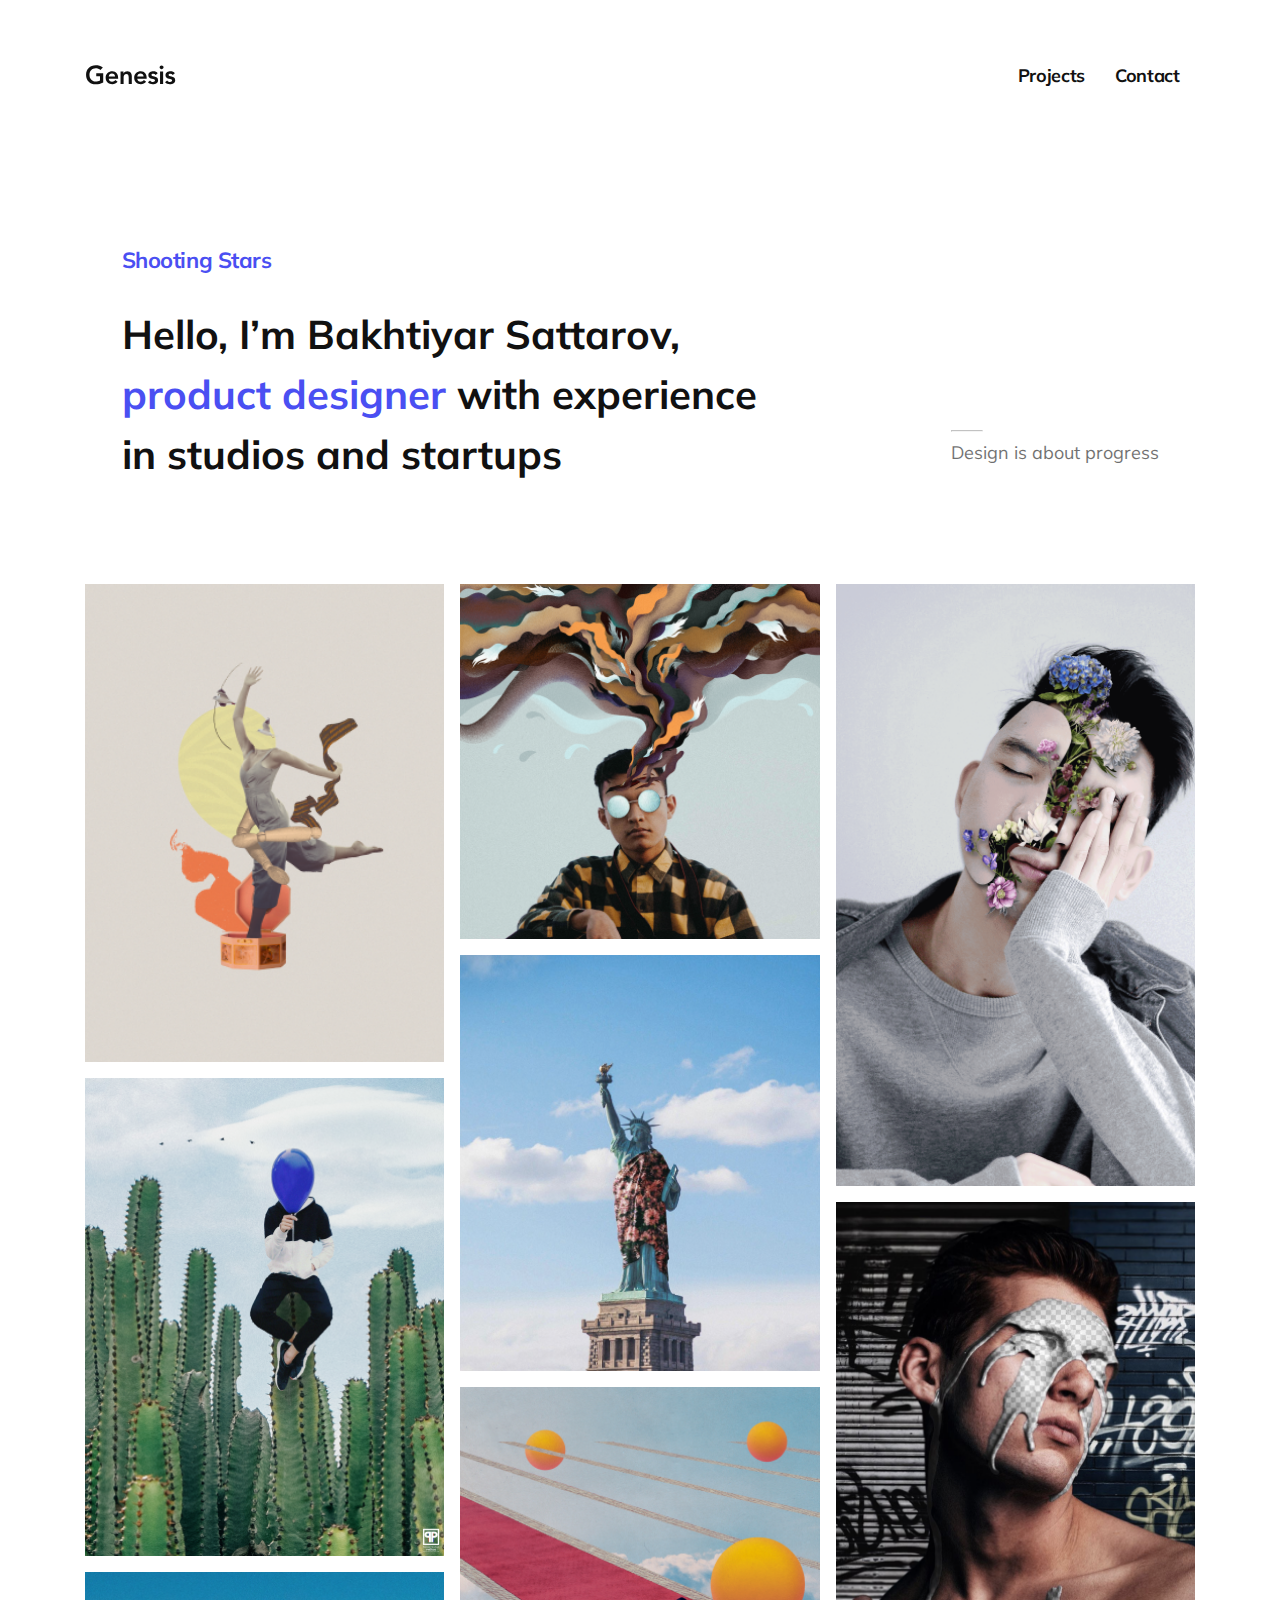
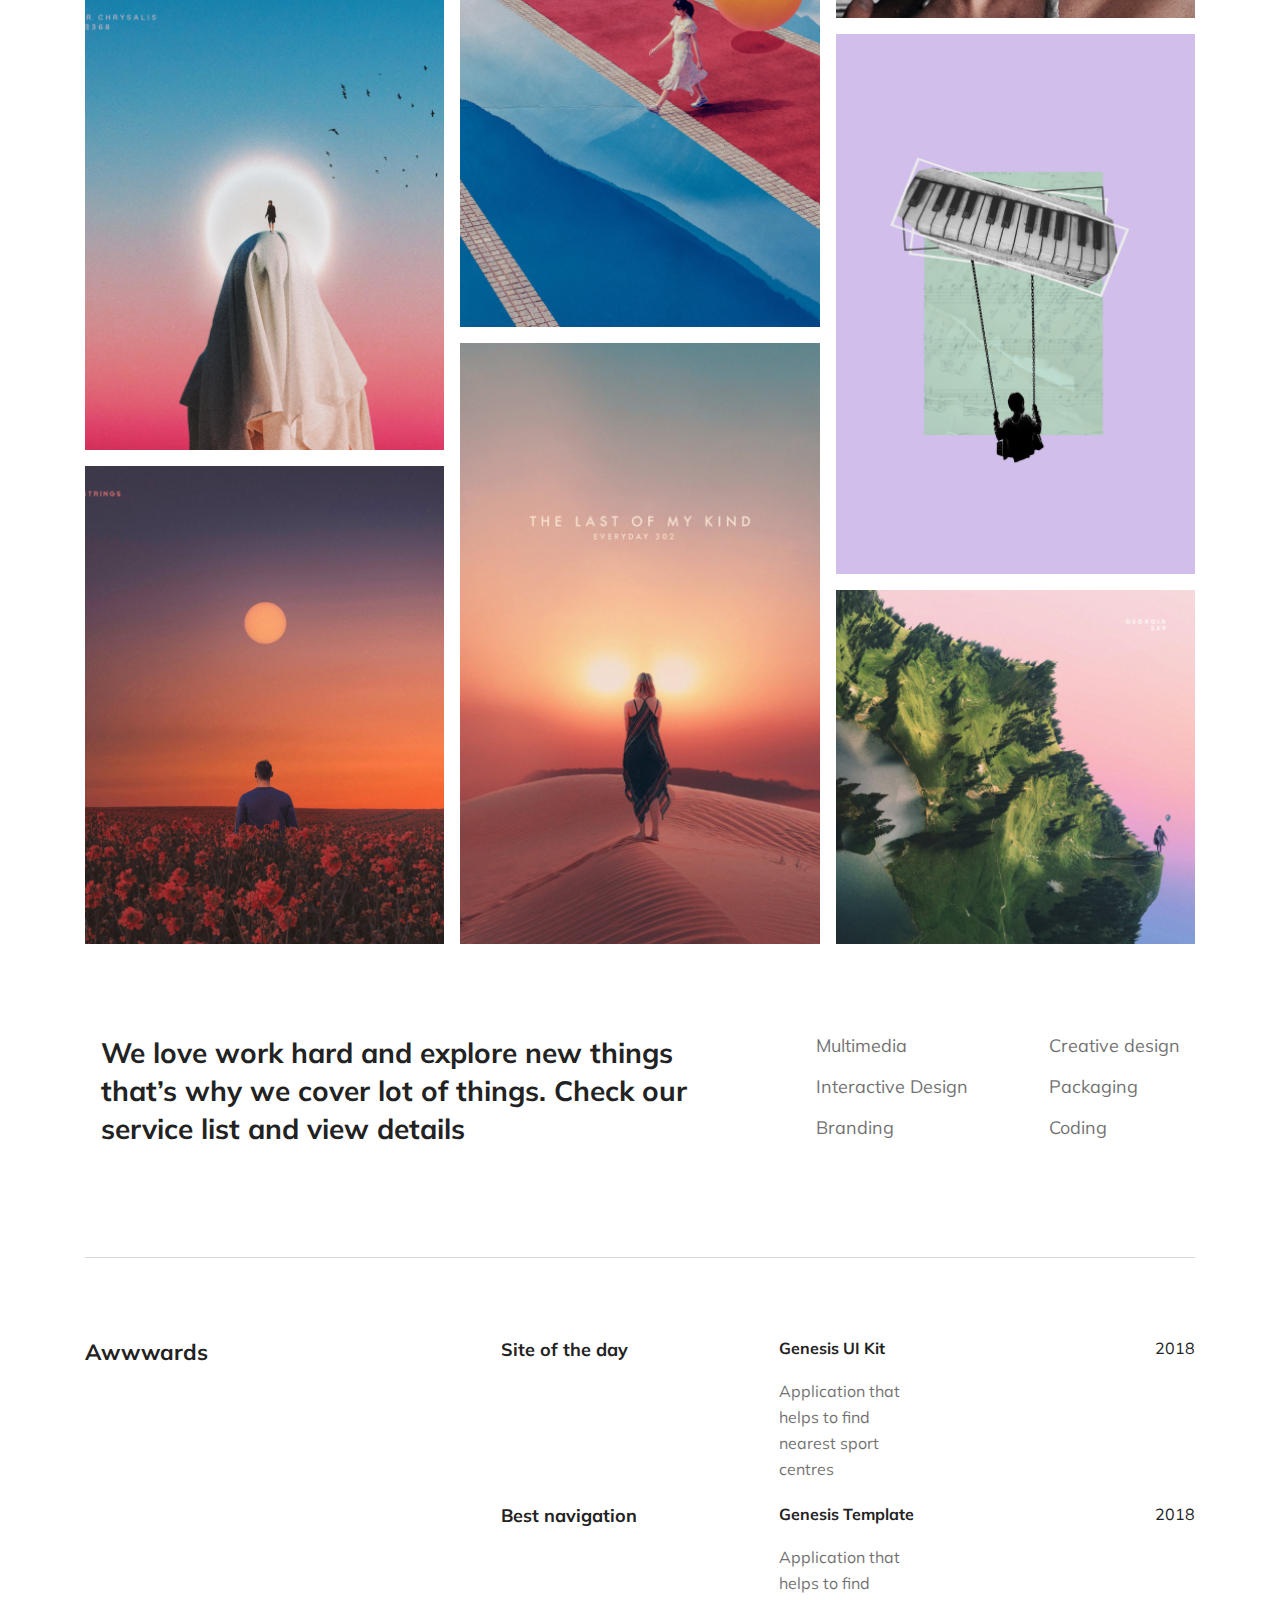
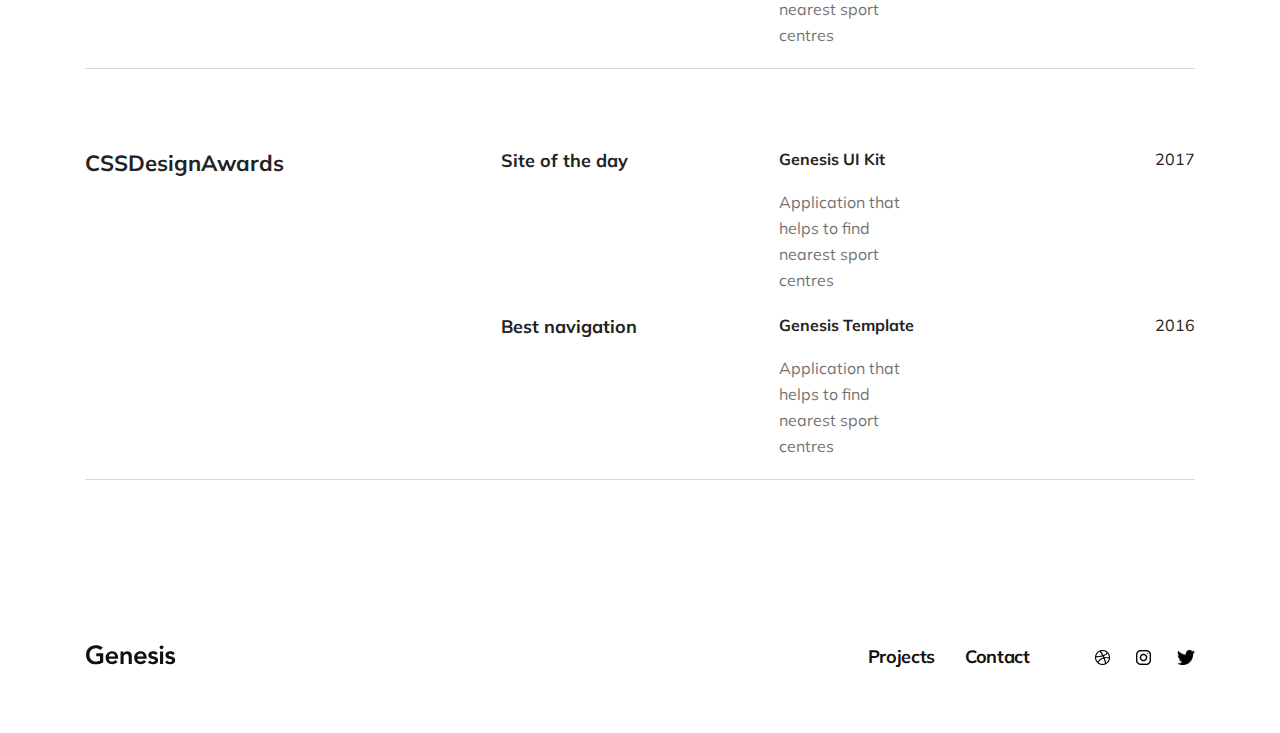
<file: index.html>
<!DOCTYPE html>
<html lang="en">
  <head>
    <meta charset="UTF-8" />
    <meta http-equiv="X-UA-Compatible" content="IE=edge" />
    <meta name="viewport" content="width=device-width, initial-scale=1.0" />
    <title>Home page</title>
    <link rel="stylesheet" href="style/reset.css" />
    <link rel="stylesheet" href="style/index.css" />
    <link rel="preconnect" href="https://fonts.googleapis.com" />
    <link rel="preconnect" href="https://fonts.gstatic.com" crossorigin />
    <link
      href="https://fonts.googleapis.com/css2?family=Mulish:wght@400;700&display=swap"
      rel="stylesheet"
    />
  </head>
  <body>
    <header>
      <svg>
        <use href="images/Logo.svg#logo_web" width="90px"></use>
      </svg>
      <nav>
        <ul class="nav_list">
          <li><a href="./Projects.html" target="_blank">Projects</a></li>
          <li><a href="./Contact.html" target="_blank">Contact</a></li>
        </ul>
      </nav>
    </header>
    <main>
      <section>
        <div class="section-1">
          <div class="section-1__title">
            <p>Shooting Stars</p>
            <h1>
              Hello, I’m Bakhtiyar Sattarov, <span>product designer</span> with
              experience in studios and startups
            </h1>
          </div>
          <div class="section-1__text">
            <hr width="30px" />
            <p>Design is about progress</p>
          </div>
        </div>
      </section>
      <section class="box_grid">
        <div class="grid_container">
          <div class="grid_container_element-1"><img src="images/1.png" /></div>
          <div class="grid_container_element-2"><img src="images/2.png" /></div>
          <div class="grid_container_element-3"><img src="images/3.png" /></div>
          <div class="grid_container_element-4"><img src="images/4.png" /></div>
          <div class="grid_container_element-5"><img src="images/5.png" /></div>
          <div class="grid_container_element-6"><img src="images/6.png" /></div>
          <div class="grid_container_element-7"><img src="images/7.png" /></div>
          <div class="grid_container_element-8"><img src="images/8.png" /></div>
          <div class="grid_container_element-9"><img src="images/9.png" /></div>
          <div class="grid_container_element-10">
            <img src="images/10.png" />
          </div>
          <div class="grid_container_element-11">
            <img src="images/11.png" />
          </div>
          <div class="grid_container_element-12">
            <img src="images/12.png" />
          </div>
        </div>
      </section>
      <section>
        <div class="section-2_content">
          <p>
            We love work hard and explore new things that’s why we cover lot of
            things. Check our service list and view details
          </p>
          <ul>
            <li>Multimedia</li>
            <li>Interactive Design</li>
            <li>Branding</li>
          </ul>
          <ul>
            <li>Creative design</li>
            <li>Packaging</li>
            <li>Coding</li>
          </ul>
        </div>

        <div class="section-3_content">
          <div class="section-3_content_collumn-1"><p>Awwwards</p></div>
          <div class="section-3_content_collumn-2">
            <div><p class="middle_title">Site of the day</p></div>
            <div class="section-3_content_collumn-2-2">
              <p class="middle_title">Best navigation</p>
            </div>
          </div>
          <div class="section-3_content_collumn-3">
            <p class="middle_text">Genesis UI Kit</p>
            <p class="small_text">
              Application that helps to find nearest sport centres
            </p>

            <div class="section-3_content_collumn-3-2">
              <p class="middle_text">Genesis Template</p>
              <p class="small_text">
                Application that helps to find nearest sport centres
              </p>
            </div>
          </div>
          <div class="section-3_content_collumn-4">
            <p>2018</p>
            <br />
            <p class="section-3_content_collumn-4-2">2018</p>
          </div>
        </div>
      </section>
      <div class="section-4_content">
        <div class="section-4_content_collumn-1"><p>CSSDesignAwards</p></div>
        <div class="section-4_content_collumn-2">
          <div><p class="middle_title">Site of the day</p></div>
          <div class="section-4_content_collumn-2-2">
            <p class="middle_title">Best navigation</p>
          </div>
        </div>
        <div class="section-4_content_collumn-3">
          <p class="middle_text">Genesis UI Kit</p>
          <p class="small_text">
            Application that helps to find nearest sport centres
          </p>

          <div class="section-4_content_collumn-3-2">
            <p class="middle_text">Genesis Template</p>
            <p class="small_text">
              Application that helps to find nearest sport centres
            </p>
          </div>
        </div>
        <div class="section-4_content_collumn-4">
          <p>2017</p>
          <br />
          <p class="section-4_content_collumn-4-2">2016</p>
        </div>
      </div>
    </main>
    <footer>
      <div>
        <svg>
          <use href="images/Logo.svg#logo_web" width="90px"></use>
        </svg>
      </div>
      <div class="footer_list">
        <div>
          <nav>
            <ul class="nav_list">
              <li><a href="./Projects.html" target="_blank">Projects</a></li>
              <li><a href="./Contact.html" target="_blank">Contact</a></li>
            </ul>
          </nav>
        </div>
        <div class="logos" width="100px">
          <img src="images/dribbble-logo.png" />
          <img src="images/instagram.png" />
          <img src="images/twitter-logo-silhouette.png" />
        </div>
      </div>
    </footer>
  </body>
</html>
</file>
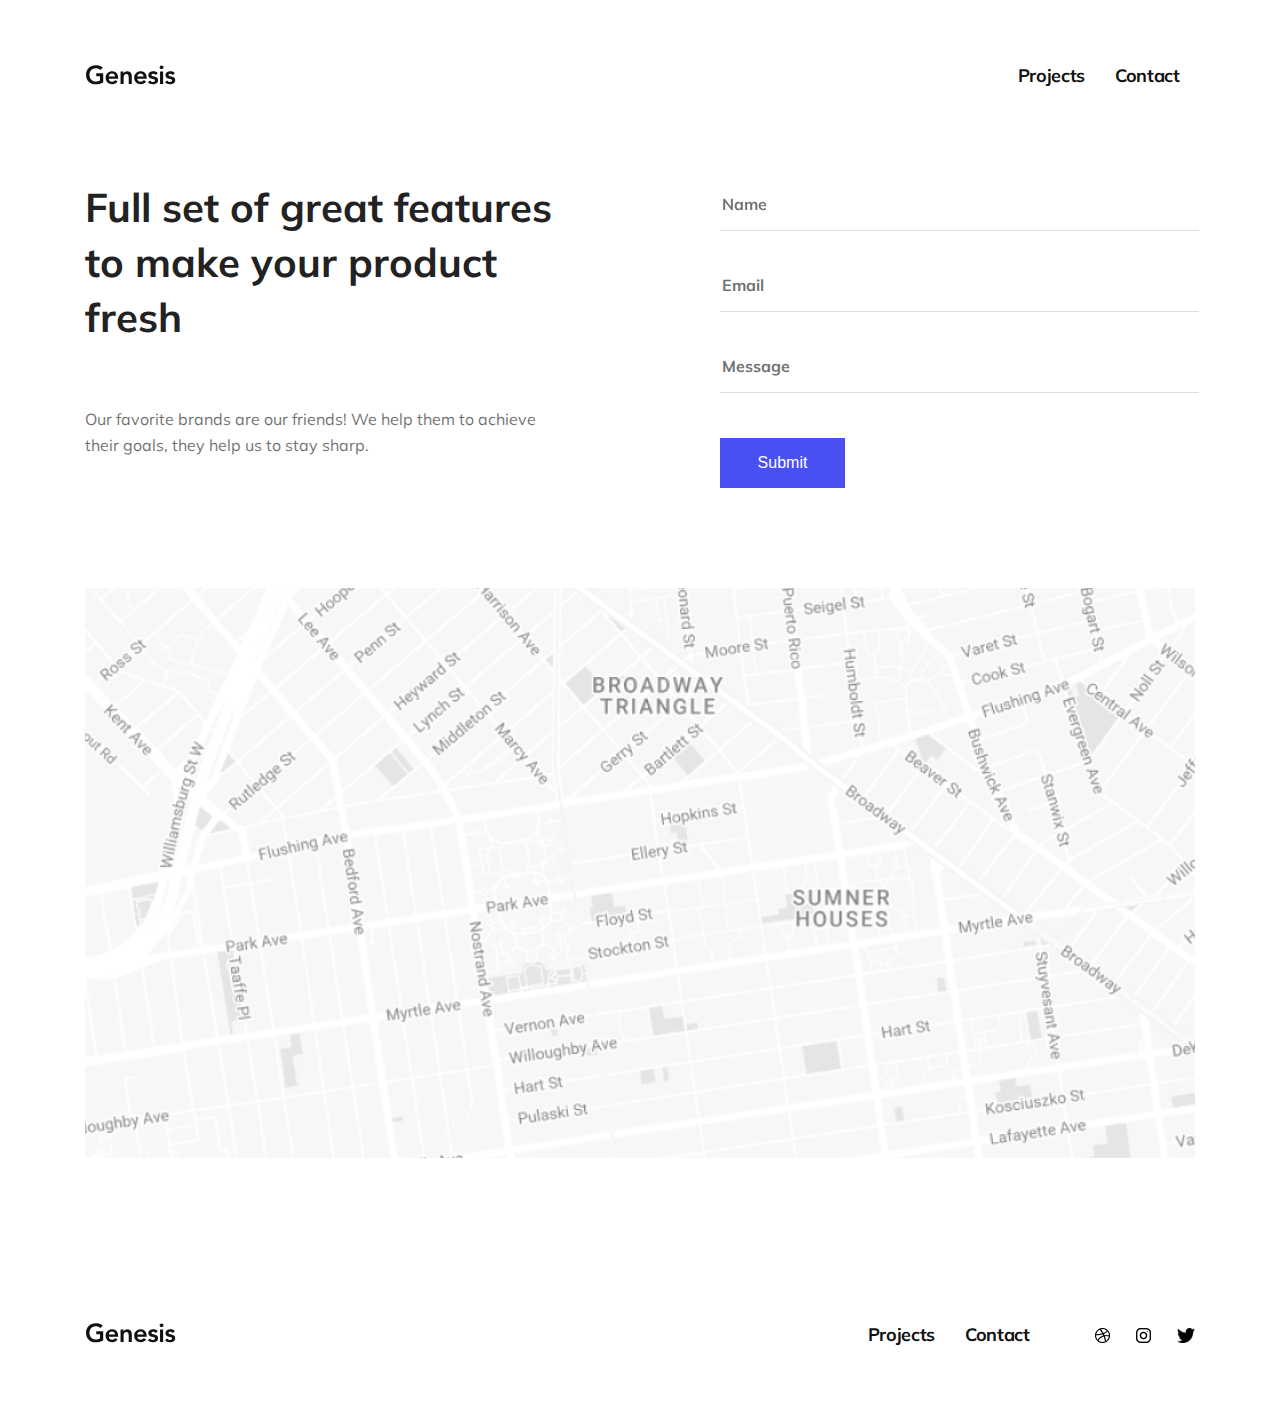
<file: Contact.html>
<!DOCTYPE html>
<html lang="en">
  <head>
    <meta charset="UTF-8" />
    <meta http-equiv="X-UA-Compatible" content="IE=edge" />
    <meta name="viewport" content="width=device-width, initial-scale=1.0" />
    <title>Contact</title>
    <link rel="stylesheet" href="style/reset.css" />
    <link rel="stylesheet" href="style/Contacts.css" />
    <link rel="preconnect" href="https://fonts.googleapis.com" />
    <link rel="preconnect" href="https://fonts.gstatic.com" crossorigin />
    <link
      href="https://fonts.googleapis.com/css2?family=Mulish:wght@400;700&display=swap"
      rel="stylesheet"
    />
  </head>
  <body>
    <header>
      <svg>
        <use href="images/Logo.svg#logo_web" width="90px"></use>
      </svg>
      <nav>
        <ul class="nav_list">
          <li><a href="./Projects.html" target="_blank">Projects</a></li>
          <li><a href="./Contact.html" target="_blank">Contact</a></li>
        </ul>
      </nav>
    </header>
    <section>
      <div class="section_box">
        <div class="section_box_content">
          <h1>Full set of great features to make your product fresh</h1>

          <p>
            Our favorite brands are our friends! We help them to achieve their
            goals, they help us to stay sharp.
          </p>
        </div>
        <div>
          <form class="section_box_form">
            <input
              type="name"
              placeholder="Name"
              id="name"
              required
              autofocus
            />
            <input
              type="email"
              placeholder="Email"
              id="email"
              required
              autofocus
            />
            <input
              type="text"
              class="larger_box"
              placeholder="Message"
              required
              autofocus
            />
            <button class="box_button" type="submit">Submit</button>
          </form>
        </div>
      </div>
      <div class="section_map"><img src="images/Map.png" alt="maps" /></div>
    </section>
    <footer>
      <div>
        <svg>
          <use href="images/Logo.svg#logo_web" width="90px"></use>
        </svg>
      </div>
      <div class="footer_list">
        <div>
          <nav>
            <ul class="nav_list">
              <li><a href="./Projects.html" target="_blank">Projects</a></li>
              <li><a href="./Contact.html" target="_blank">Contact</a></li>
            </ul>
          </nav>
        </div>
        <div class="logos" width="100px">
          <img src="images/dribbble-logo.png" />
          <img src="images/instagram.png" />
          <img src="images/twitter-logo-silhouette.png" />
        </div>
      </div>
    </footer>
  </body>
</html>
</file>
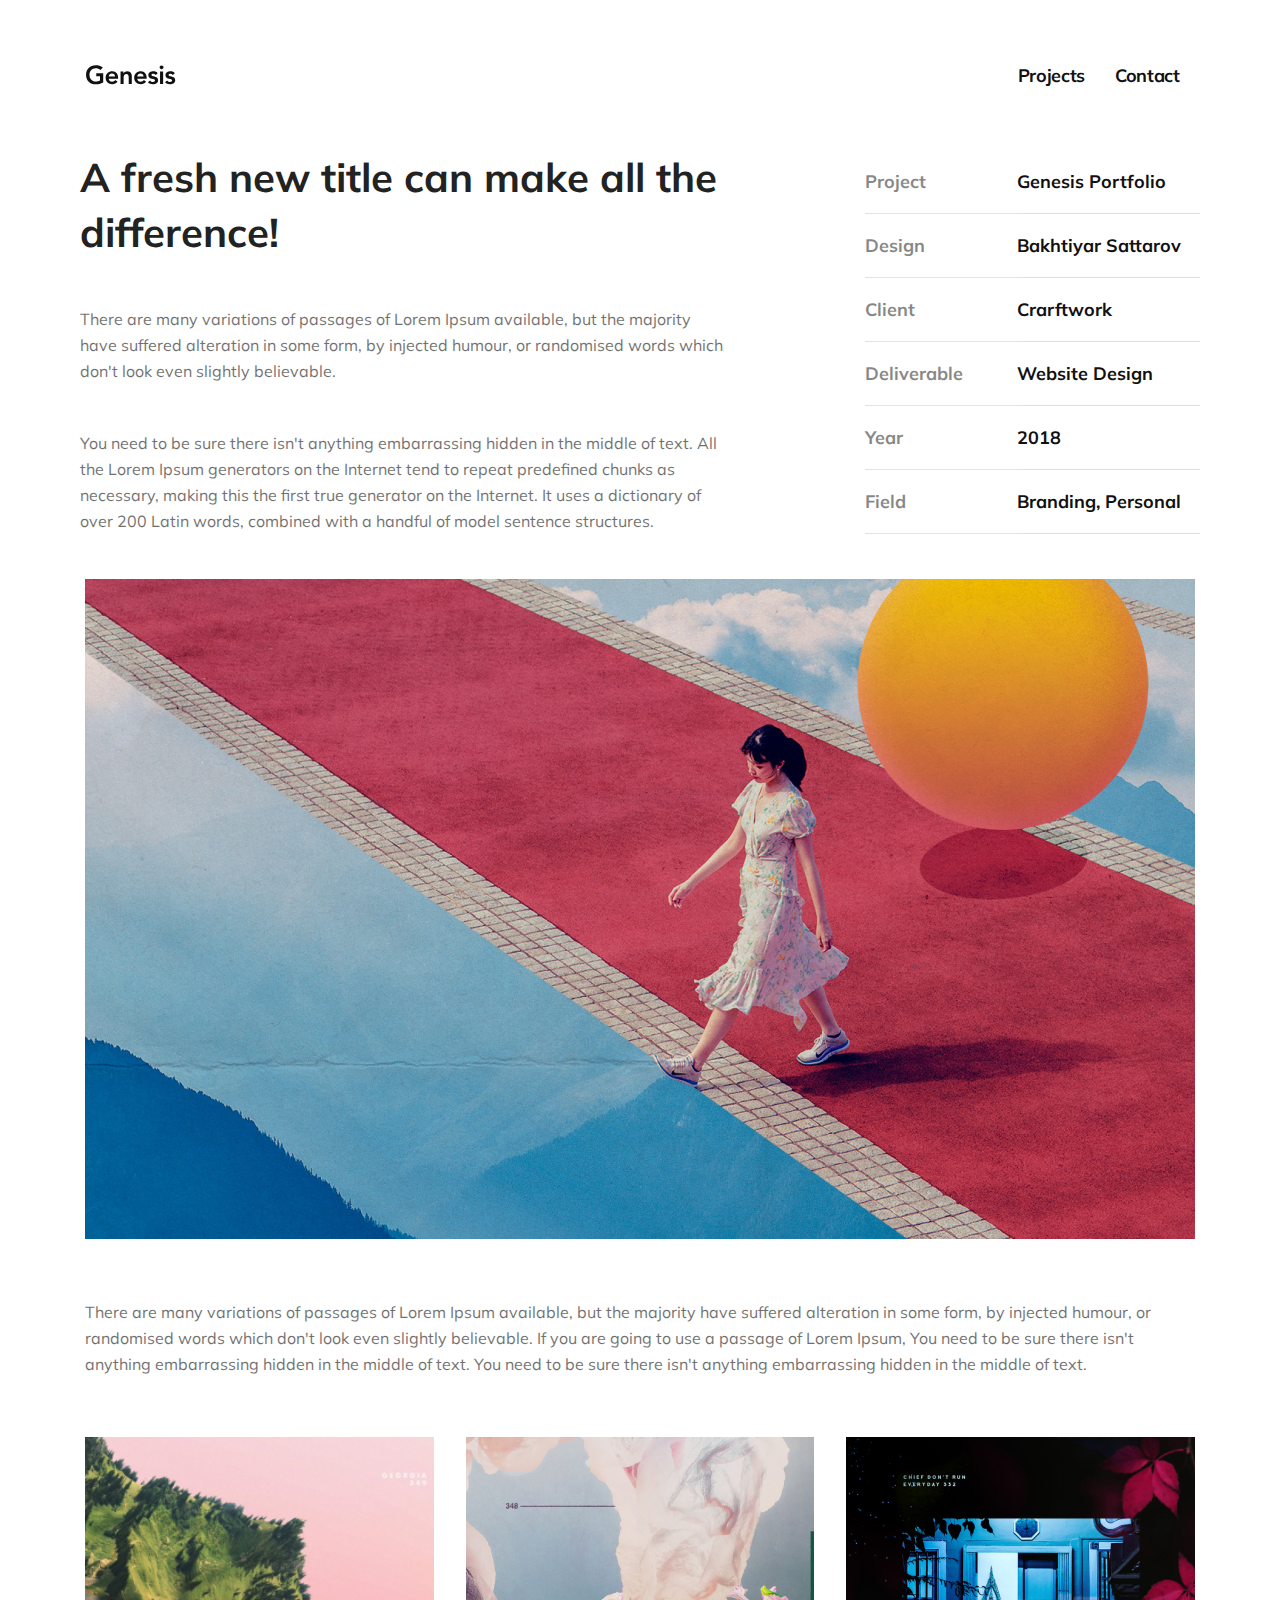
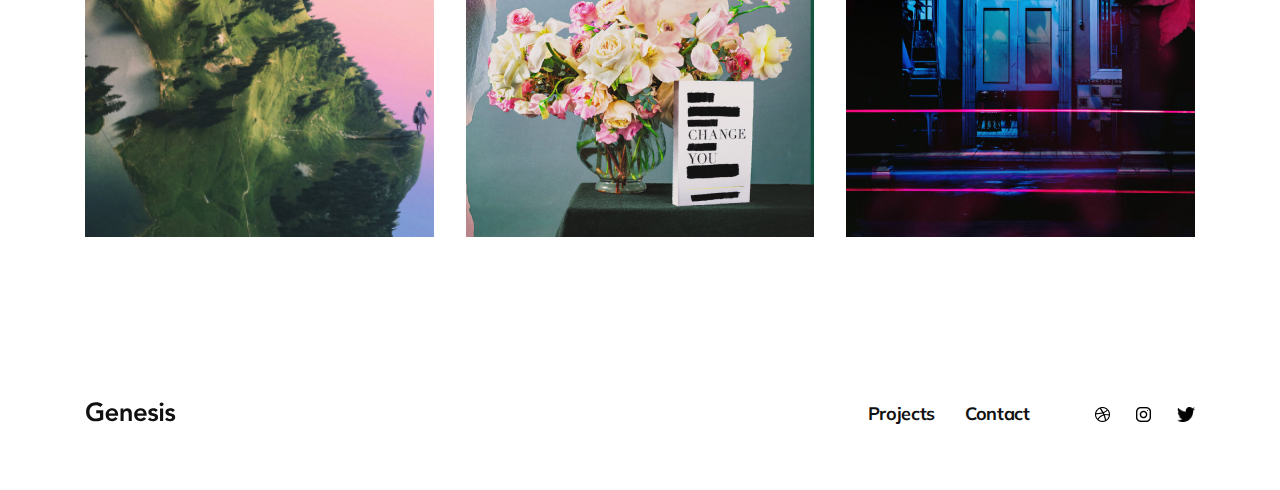
<file: Projects.html>
<!DOCTYPE html>
<html lang="en">
  <head>
    <meta charset="UTF-8" />
    <meta http-equiv="X-UA-Compatible" content="IE=edge" />
    <meta name="viewport" content="width=device-width, initial-scale=1.0" />
    <title>Projects</title>
    <link rel="stylesheet" href="style/reset.css" />
    <link rel="stylesheet" href="style/Projects.css" />
    <link rel="preconnect" href="https://fonts.googleapis.com" />
    <link rel="preconnect" href="https://fonts.gstatic.com" crossorigin />
    <link
      href="https://fonts.googleapis.com/css2?family=Mulish:wght@400;700&display=swap"
      rel="stylesheet"
    />
  </head>
  <body>
    <header>
      <svg>
        <use href="images/Logo.svg#logo_web" width="90px"></use>
      </svg>
      <nav>
        <ul class="nav_list">
          <li><a href="./Projects.html" target="_blank">Projects</a></li>
          <li><a href="./Contact.html" target="_blank">Contact</a></li>
        </ul>
      </nav>
    </header>
    <main>
      <section>
        <div class="section-1">
          <div class="section-1_first_content">
            <h1>A fresh new title can make all the difference!</h1>
            <p>
              There are many variations of passages of Lorem Ipsum available,
              but the majority have suffered alteration in some form, by
              injected humour, or randomised words which don't look even
              slightly believable.
            </p>
            <p>
              You need to be sure there isn't anything embarrassing hidden in
              the middle of text. All the Lorem Ipsum generators on the Internet
              tend to repeat predefined chunks as necessary, making this the
              first true generator on the Internet. It uses a dictionary of over
              200 Latin words, combined with a handful of model sentence
              structures.
            </p>
          </div>
          <div class="section-1_second_content">
            <div class="section-1_second_text-1">
              <div>
                <p>Project</p>
              </div>
              <div>
                <p>Design</p>
              </div>
              <div>
                <p>Client</p>
              </div>
              <div>
                <p>Deliverable</p>
              </div>
              <div>
                <p>Year</p>
              </div>
              <div>
                <p>Field</p>
              </div>
            </div>
            <div class="section-1_second_text-2">
              <div>
                <p>Genesis Portfolio</p>
              </div>
              <div>
                <p>Bakhtiyar Sattarov</p>
              </div>
              <div>
                <p>Crarftwork</p>
              </div>
              <div>
                <p>Website Design</p>
              </div>
              <div>
                <p>2018</p>
              </div>
              <div>
                <p>Branding, Personal</p>
              </div>
            </div>
          </div>
        </div>
      </section>
      <section>
        <div class="large_image">
          <img src="images/woman_walking.png" alt="woman_walking" />
        </div>
        <div class="section-2_content">
          <p>
            There are many variations of passages of Lorem Ipsum available, but
            the majority have suffered alteration in some form, by injected
            humour, or randomised words which don't look even slightly
            believable. If you are going to use a passage of Lorem Ipsum, You
            need to be sure there isn't anything embarrassing hidden in the
            middle of text. You need to be sure there isn't anything
            embarrassing hidden in the middle of text.
          </p>
        </div>
        <div class="container_grid">
          <div><img src="images/12.png" /></div>
          <div><img src="images/13.png" /></div>
          <div><img src="images/14.png" /></div>
        </div>
      </section>
    </main>
    <footer>
      <div>
        <svg>
          <use href="images/Logo.svg#logo_web" width="90px"></use>
        </svg>
      </div>
      <div class="footer_list">
        <div>
          <nav>
            <ul class="nav_list">
              <li><a href="./Projects.html" target="_blank">Projects</a></li>
              <li><a href="./Contact.html" target="_blank">Contact</a></li>
            </ul>
          </nav>
        </div>
        <div class="logos" width="100px">
          <img src="images/dribbble-logo.png" />
          <img src="images/instagram.png" />
          <img src="images/twitter-logo-silhouette.png" />
        </div>
      </div>
    </footer>
  </body>
</html>
</file>
<file: style/index.css>
a:link {
  text-decoration: none;
  color: inherit;
}

a:visited {
  text-decoration: none;
  color: inherit;
}

a:hover {
  text-decoration: none;
  color: inherit;
}

a:active {
  text-decoration: none;
  color: inherit;
}

header {
  display: -webkit-box;
  display: -ms-flexbox;
  display: flex;
  -webkit-box-orient: horizontal;
  -webkit-box-direction: normal;
      -ms-flex-direction: row;
          flex-direction: row;
  -webkit-box-pack: justify;
      -ms-flex-pack: justify;
          justify-content: space-between;
  -webkit-box-align: center;
      -ms-flex-align: center;
          align-items: center;
  max-width: 1109px;
  width: 100%;
  margin: auto;
}

header .nav_list {
  display: -webkit-box;
  display: -ms-flexbox;
  display: flex;
}

header li {
  margin: 0px 15px;
  font-family: "Mulish", sans-serif;
  font-style: normal;
  font-weight: 700;
  font-size: 18px;
  line-height: 23px;
  letter-spacing: -0.346154px;
  color: #111111;
}

a:link {
  text-decoration: none;
  color: inherit;
}

a:visited {
  text-decoration: none;
  color: inherit;
}

a:hover {
  text-decoration: none;
  color: inherit;
}

a:active {
  text-decoration: none;
  color: inherit;
}

footer {
  display: -webkit-box;
  display: -ms-flexbox;
  display: flex;
  -webkit-box-orient: horizontal;
  -webkit-box-direction: normal;
      -ms-flex-direction: row;
          flex-direction: row;
  -webkit-box-pack: justify;
      -ms-flex-pack: justify;
          justify-content: space-between;
  -webkit-box-align: center;
      -ms-flex-align: center;
          align-items: center;
  max-width: 1109px;
  width: 100%;
  margin: auto;
  margin-top: 100px;
}

footer .nav_list {
  display: -webkit-box;
  display: -ms-flexbox;
  display: flex;
}

footer li {
  margin: 0px 15px;
  font-family: "Mulish", sans-serif;
  font-style: normal;
  font-weight: 700;
  font-size: 18px;
  line-height: 23px;
  letter-spacing: -0.346154px;
  color: #111111;
}

.footer_list {
  display: -webkit-box;
  display: -ms-flexbox;
  display: flex;
  width: 100%;
  -webkit-box-orient: horizontal;
  -webkit-box-direction: normal;
      -ms-flex-direction: row;
          flex-direction: row;
  -webkit-box-pack: end;
      -ms-flex-pack: end;
          justify-content: end;
}

.footer_list .logos {
  display: -webkit-box;
  display: -ms-flexbox;
  display: flex;
  max-width: 100px;
  min-height: 15px;
  height: 100%;
  width: 100%;
  padding-top: 5px;
  padding-left: 50px;
  -webkit-box-pack: justify;
      -ms-flex-pack: justify;
          justify-content: space-between;
}

.section-1 {
  display: -webkit-box;
  display: -ms-flexbox;
  display: flex;
  max-width: 1037px;
  width: 100%;
  -webkit-box-pack: justify;
      -ms-flex-pack: justify;
          justify-content: space-between;
  margin: auto;
  margin-top: 96px;
}

.section-1__title {
  font-family: "Mulish", sans-serif;
  font-style: normal;
  font-weight: 700;
  font-size: 40px;
  line-height: 60px;
  color: #111111;
  max-width: 635px;
  width: 100%;
}

.section-1__title p {
  font-size: 22px;
  line-height: 28px;
  letter-spacing: -0.423077px;
  color: #4a4ff2;
  -webkit-box-pack: end;
      -ms-flex-pack: end;
          justify-content: flex-end;
  padding-bottom: 30px;
}

.section-1__title span {
  color: #4a4ff2;
}

.section-1__text {
  display: -webkit-box;
  display: -ms-flexbox;
  display: flex;
  width: -webkit-max-content;
  width: -moz-max-content;
  width: max-content;
  padding-bottom: 20px;
  -webkit-box-orient: vertical;
  -webkit-box-direction: normal;
      -ms-flex-direction: column;
          flex-direction: column;
  -webkit-box-pack: end;
      -ms-flex-pack: end;
          justify-content: flex-end;
  font-family: "Mulish", sans-serif;
  font-style: normal;
  font-weight: 400;
  color: #111111;
  mix-blend-mode: normal;
  opacity: 0.6;
  font-size: 18px;
  line-height: 23px;
}

.section-1__text hr {
  margin-left: 0;
}

.box_grid {
  display: -webkit-box;
  display: -ms-flexbox;
  display: flex;
}

.grid_container {
  display: -ms-grid;
  display: grid;
  max-width: 1110px;
  width: 100%;
  height: 1960px;
  margin: auto;
  margin-top: 100px;
  -ms-grid-columns: (1fr)[9];
      grid-template-columns: repeat(9, 1fr);
  -ms-grid-rows: (1fr)[32];
      grid-template-rows: repeat(32, 1fr);
  row-gap: 1em;
  -webkit-column-gap: 1em;
          column-gap: 1em;
}

.grid_container img {
  position: relative;
  overflow: hidden;
  width: 0;
  height: 0;
  min-height: 100%;
  min-width: 100%;
  -o-object-fit: cover;
     object-fit: cover;
}

.grid_container_element-1 {
  -ms-grid-column: 1;
  -ms-grid-column-span: 3;
  grid-column: 1 /4;
  -ms-grid-row: 1;
  -ms-grid-row-span: 8;
  grid-row: 1 / 9;
}

.grid_container_element-2 {
  -ms-grid-column: 1;
  -ms-grid-column-span: 3;
  grid-column: 1 / 4;
  -ms-grid-row: 9;
  -ms-grid-row-span: 8;
  grid-row: 9 / 17;
}

.grid_container_element-3 {
  -ms-grid-column: 1;
  -ms-grid-column-span: 3;
  grid-column: 1 / 4;
  -ms-grid-row: 17;
  -ms-grid-row-span: 8;
  grid-row: 17 / 25;
}

.grid_container_element-4 {
  -ms-grid-column: 1;
  -ms-grid-column-span: 3;
  grid-column: 1 / 4;
  -ms-grid-row: 25;
  -ms-grid-row-span: 8;
  grid-row: 25 / 33;
}

.grid_container_element-5 {
  -ms-grid-column: 4;
  -ms-grid-column-span: 3;
  grid-column: 4 / 7;
  -ms-grid-row: 1;
  -ms-grid-row-span: 6;
  grid-row: 1 / 7;
}

.grid_container_element-6 {
  -ms-grid-column: 4;
  -ms-grid-column-span: 3;
  grid-column: 4 / 7;
  -ms-grid-row: 7;
  -ms-grid-row-span: 7;
  grid-row: 7 / 14;
}

.grid_container_element-7 {
  -ms-grid-column: 4;
  -ms-grid-column-span: 3;
  grid-column: 4 / 7;
  -ms-grid-row: 14;
  -ms-grid-row-span: 9;
  grid-row: 14 / 23;
}

.grid_container_element-8 {
  -ms-grid-column: 4;
  -ms-grid-column-span: 3;
  grid-column: 4 / 7;
  -ms-grid-row: 23;
  -ms-grid-row-span: 10;
  grid-row: 23 / 33;
}

.grid_container_element-9 {
  -ms-grid-column: 7;
  -ms-grid-column-span: 3;
  grid-column: 7 / 10;
  -ms-grid-row: 1;
  -ms-grid-row-span: 10;
  grid-row: 1 / 11;
}

.grid_container_element-10 {
  -ms-grid-column: 7;
  -ms-grid-column-span: 3;
  grid-column: 7 / 10;
  -ms-grid-row: 11;
  -ms-grid-row-span: 7;
  grid-row: 11 / 18;
}

.grid_container_element-11 {
  -ms-grid-column: 7;
  -ms-grid-column-span: 3;
  grid-column: 7 / 10;
  -ms-grid-row: 18;
  -ms-grid-row-span: 9;
  grid-row: 18 / 27;
}

.grid_container_element-12 {
  -ms-grid-column: 7;
  -ms-grid-column-span: 3;
  grid-column: 7 / 10;
  -ms-grid-row: 27;
  -ms-grid-row-span: 6;
  grid-row: 27 / 33;
}

.section-2_content {
  display: -webkit-box;
  display: -ms-flexbox;
  display: flex;
  max-width: 1079px;
  width: 100%;
  margin: auto;
  margin-top: 90px;
  -webkit-box-pack: justify;
      -ms-flex-pack: justify;
          justify-content: space-between;
}

.section-2_content p {
  font-family: "Mulish", sans-serif;
  font-style: normal;
  font-weight: 700;
  font-size: 28px;
  line-height: 38px;
  max-width: 635px;
  width: 100%;
}

.section-2_content ul {
  font-family: "Mulish", sans-serif;
  font-style: normal;
  font-weight: 400;
  color: #111111;
  mix-blend-mode: normal;
  opacity: 0.6;
  font-size: 18px;
  line-height: 23px;
}

.section-2_content ul li {
  margin-bottom: 1em;
}

.section-3_content,
.section-4_content {
  display: -webkit-box;
  display: -ms-flexbox;
  display: flex;
  max-width: 1110px;
  min-height: 330px;
  height: 100%;
  width: 100%;
  margin: auto;
  position: relative;
  padding-top: 80px;
  margin-top: 100px;
  border-top: 1px solid #d8d8d8;
  -webkit-box-pack: justify;
      -ms-flex-pack: justify;
          justify-content: space-between;
}

.section-3_content_collumn-1,
.section-4_content_collumn-1 {
  font-family: "Mulish", sans-serif;
  font-style: normal;
  font-weight: 700;
  font-size: 22px;
  line-height: 28px;
  -webkit-box-flex: 1.5;
      -ms-flex-positive: 1.5;
          flex-grow: 1.5;
  -ms-flex-preferred-size: 0;
      flex-basis: 0;
}

.section-3_content_collumn-2,
.section-4_content_collumn-2 {
  display: -webkit-box;
  display: -ms-flexbox;
  display: flex;
  -webkit-box-orient: vertical;
  -webkit-box-direction: normal;
      -ms-flex-direction: column;
          flex-direction: column;
  height: 100%;
  -webkit-box-flex: 1;
      -ms-flex-positive: 1;
          flex-grow: 1;
  -ms-flex-preferred-size: 0;
      flex-basis: 0;
  font-family: "Mulish", sans-serif;
  font-style: normal;
  font-weight: 400;
}

.section-3_content_collumn-2-2,
.section-4_content_collumn-2-2 {
  position: absolute;
  top: 60%;
}

.section-3_content_collumn-3,
.section-4_content_collumn-3 {
  display: -webkit-box;
  display: -ms-flexbox;
  display: flex;
  -webkit-box-orient: vertical;
  -webkit-box-direction: normal;
      -ms-flex-direction: column;
          flex-direction: column;
  -webkit-box-flex: 0.5;
      -ms-flex-positive: 0.5;
          flex-grow: 0.5;
  -ms-flex-preferred-size: 0;
      flex-basis: 0;
}

.section-3_content_collumn-3 p,
.section-4_content_collumn-3 p {
  margin-bottom: 20px;
}

.section-3_content_collumn-3-2,
.section-4_content_collumn-3-2 {
  position: absolute;
  top: 60%;
  width: 13%;
}

.section-3_content_collumn-3-2 p,
.section-4_content_collumn-3-2 p {
  margin-bottom: 20px;
}

.section-3_content_collumn-4,
.section-4_content_collumn-4 {
  display: -webkit-box;
  display: -ms-flexbox;
  display: flex;
  -webkit-box-orient: vertical;
  -webkit-box-direction: normal;
      -ms-flex-direction: column;
          flex-direction: column;
  -webkit-box-align: end;
      -ms-flex-align: end;
          align-items: flex-end;
  -webkit-box-flex: 1;
      -ms-flex-positive: 1;
          flex-grow: 1;
  -ms-flex-preferred-size: 0;
      flex-basis: 0;
  font-family: "Mulish", sans-serif;
  font-style: normal;
  font-weight: 400;
  font-size: 16px;
  line-height: 20px;
}

.section-3_content_collumn-4-2,
.section-4_content_collumn-4-2 {
  position: absolute;
  top: 60%;
}

.section-4_content {
  margin-top: 0;
  border-bottom: 1px solid #d8d8d8;
}

.middle_title {
  font-family: "Mulish", sans-serif;
  font-style: normal;
  font-weight: 700;
  font-size: 18px;
  line-height: 23px;
}

.middle_text {
  font-family: "Mulish", sans-serif;
  font-style: normal;
  font-weight: 700;
  font-size: 16px;
  line-height: 20px;
}

.small_text {
  font-family: "Mulish", sans-serif;
  font-style: normal;
  font-weight: 400;
  color: #111111;
  mix-blend-mode: normal;
  opacity: 0.6;
  font-size: 16px;
  line-height: 26px;
}
/*# sourceMappingURL=index.css.map */
</file>
<file: style/Contacts.css>
a:link {
  text-decoration: none;
  color: inherit;
}

a:visited {
  text-decoration: none;
  color: inherit;
}

a:hover {
  text-decoration: none;
  color: inherit;
}

a:active {
  text-decoration: none;
  color: inherit;
}

header {
  display: -webkit-box;
  display: -ms-flexbox;
  display: flex;
  -webkit-box-orient: horizontal;
  -webkit-box-direction: normal;
      -ms-flex-direction: row;
          flex-direction: row;
  -webkit-box-pack: justify;
      -ms-flex-pack: justify;
          justify-content: space-between;
  -webkit-box-align: center;
      -ms-flex-align: center;
          align-items: center;
  max-width: 1109px;
  width: 100%;
  margin: auto;
}

header .nav_list {
  display: -webkit-box;
  display: -ms-flexbox;
  display: flex;
}

header li {
  margin: 0px 15px;
  font-family: "Mulish", sans-serif;
  font-style: normal;
  font-weight: 700;
  font-size: 18px;
  line-height: 23px;
  letter-spacing: -0.346154px;
  color: #111111;
}

a:link {
  text-decoration: none;
  color: inherit;
}

a:visited {
  text-decoration: none;
  color: inherit;
}

a:hover {
  text-decoration: none;
  color: inherit;
}

a:active {
  text-decoration: none;
  color: inherit;
}

footer {
  display: -webkit-box;
  display: -ms-flexbox;
  display: flex;
  -webkit-box-orient: horizontal;
  -webkit-box-direction: normal;
      -ms-flex-direction: row;
          flex-direction: row;
  -webkit-box-pack: justify;
      -ms-flex-pack: justify;
          justify-content: space-between;
  -webkit-box-align: center;
      -ms-flex-align: center;
          align-items: center;
  max-width: 1109px;
  width: 100%;
  margin: auto;
  margin-top: 100px;
}

footer .nav_list {
  display: -webkit-box;
  display: -ms-flexbox;
  display: flex;
}

footer li {
  margin: 0px 15px;
  font-family: "Mulish", sans-serif;
  font-style: normal;
  font-weight: 700;
  font-size: 18px;
  line-height: 23px;
  letter-spacing: -0.346154px;
  color: #111111;
}

.footer_list {
  display: -webkit-box;
  display: -ms-flexbox;
  display: flex;
  width: 100%;
  -webkit-box-orient: horizontal;
  -webkit-box-direction: normal;
      -ms-flex-direction: row;
          flex-direction: row;
  -webkit-box-pack: end;
      -ms-flex-pack: end;
          justify-content: end;
}

.footer_list .logos {
  display: -webkit-box;
  display: -ms-flexbox;
  display: flex;
  max-width: 100px;
  min-height: 15px;
  height: 100%;
  width: 100%;
  padding-top: 5px;
  padding-left: 50px;
  -webkit-box-pack: justify;
      -ms-flex-pack: justify;
          justify-content: space-between;
}

.section_box {
  display: -webkit-box;
  display: -ms-flexbox;
  display: flex;
  -webkit-box-orient: horizontal;
  -webkit-box-direction: normal;
      -ms-flex-direction: row;
          flex-direction: row;
  max-width: 1110px;
  width: 100%;
  -webkit-box-pack: justify;
      -ms-flex-pack: justify;
          justify-content: space-between;
  margin: auto;
}

.section_box_content {
  display: -webkit-box;
  display: -ms-flexbox;
  display: flex;
  -webkit-box-orient: vertical;
  -webkit-box-direction: normal;
      -ms-flex-direction: column;
          flex-direction: column;
  -ms-flex-pack: distribute;
      justify-content: space-around;
  max-width: 475px;
  width: 100%;
}

.section_box_content h1 {
  font-family: "Mulish", sans-serif;
  font-style: normal;
  font-weight: 700;
  font-size: 40px;
  line-height: 55px;
}

.section_box_content p {
  font-family: "Mulish", sans-serif;
  font-style: normal;
  font-weight: 400;
  color: #111111;
  mix-blend-mode: normal;
  opacity: 0.6;
  font-size: 16px;
  line-height: 26px;
}

.section_box_form {
  display: -webkit-box;
  display: -ms-flexbox;
  display: flex;
  -webkit-box-orient: vertical;
  -webkit-box-direction: normal;
      -ms-flex-direction: column;
          flex-direction: column;
  -webkit-box-pack: justify;
      -ms-flex-pack: justify;
          justify-content: space-between;
  max-width: 475px;
  width: 100%;
}

.section_box_form input {
  border: none;
  width: 475px;
  padding-bottom: 16px;
  margin-top: 45px;
  border-bottom: 1px solid rgba(151, 151, 151, 0.3);
}

.section_box_form input:hover {
  -webkit-filter: brightness(95%);
          filter: brightness(95%);
}

.section_box_form input::-webkit-input-placeholder {
  font-family: "Mulish", sans-serif;
  font-style: normal;
  font-weight: 700;
  font-size: 16px;
  line-height: 20px;
  color: #111111;
  mix-blend-mode: normal;
  opacity: 0.6;
}

.section_box_form input:-ms-input-placeholder {
  font-family: "Mulish", sans-serif;
  font-style: normal;
  font-weight: 700;
  font-size: 16px;
  line-height: 20px;
  color: #111111;
  mix-blend-mode: normal;
  opacity: 0.6;
}

.section_box_form input::-ms-input-placeholder {
  font-family: "Mulish", sans-serif;
  font-style: normal;
  font-weight: 700;
  font-size: 16px;
  line-height: 20px;
  color: #111111;
  mix-blend-mode: normal;
  opacity: 0.6;
}

.section_box_form input::placeholder {
  font-family: "Mulish", sans-serif;
  font-style: normal;
  font-weight: 700;
  font-size: 16px;
  line-height: 20px;
  color: #111111;
  mix-blend-mode: normal;
  opacity: 0.6;
}

.section_box_form button {
  width: 125px;
  height: 50px;
  background-color: #4a4ff2;
  color: #ffff;
  border: none;
  margin-top: 45px;
}

.section_box_form button:hover {
  background-color: #ffff;
  color: #4a4ff2;
  border: 1px solid #4a4ff2;
  -webkit-transition: all 0.2s ease-in-out;
  transition: all 0.2s ease-in-out;
}

.section_map {
  max-width: 1110px;
  width: 100%;
  margin: auto;
  margin-top: 100px;
  margin-bottom: 100px;
}
/*# sourceMappingURL=Contacts.css.map */
</file>
<file: style/Projects.css>
a:link {
  text-decoration: none;
  color: inherit;
}

a:visited {
  text-decoration: none;
  color: inherit;
}

a:hover {
  text-decoration: none;
  color: inherit;
}

a:active {
  text-decoration: none;
  color: inherit;
}

header {
  display: -webkit-box;
  display: -ms-flexbox;
  display: flex;
  -webkit-box-orient: horizontal;
  -webkit-box-direction: normal;
      -ms-flex-direction: row;
          flex-direction: row;
  -webkit-box-pack: justify;
      -ms-flex-pack: justify;
          justify-content: space-between;
  -webkit-box-align: center;
      -ms-flex-align: center;
          align-items: center;
  max-width: 1109px;
  width: 100%;
  margin: auto;
}

header .nav_list {
  display: -webkit-box;
  display: -ms-flexbox;
  display: flex;
}

header li {
  margin: 0px 15px;
  font-family: "Mulish", sans-serif;
  font-style: normal;
  font-weight: 700;
  font-size: 18px;
  line-height: 23px;
  letter-spacing: -0.346154px;
  color: #111111;
}

a:link {
  text-decoration: none;
  color: inherit;
}

a:visited {
  text-decoration: none;
  color: inherit;
}

a:hover {
  text-decoration: none;
  color: inherit;
}

a:active {
  text-decoration: none;
  color: inherit;
}

footer {
  display: -webkit-box;
  display: -ms-flexbox;
  display: flex;
  -webkit-box-orient: horizontal;
  -webkit-box-direction: normal;
      -ms-flex-direction: row;
          flex-direction: row;
  -webkit-box-pack: justify;
      -ms-flex-pack: justify;
          justify-content: space-between;
  -webkit-box-align: center;
      -ms-flex-align: center;
          align-items: center;
  max-width: 1109px;
  width: 100%;
  margin: auto;
  margin-top: 100px;
}

footer .nav_list {
  display: -webkit-box;
  display: -ms-flexbox;
  display: flex;
}

footer li {
  margin: 0px 15px;
  font-family: "Mulish", sans-serif;
  font-style: normal;
  font-weight: 700;
  font-size: 18px;
  line-height: 23px;
  letter-spacing: -0.346154px;
  color: #111111;
}

.footer_list {
  display: -webkit-box;
  display: -ms-flexbox;
  display: flex;
  width: 100%;
  -webkit-box-orient: horizontal;
  -webkit-box-direction: normal;
      -ms-flex-direction: row;
          flex-direction: row;
  -webkit-box-pack: end;
      -ms-flex-pack: end;
          justify-content: end;
}

.footer_list .logos {
  display: -webkit-box;
  display: -ms-flexbox;
  display: flex;
  max-width: 100px;
  min-height: 15px;
  height: 100%;
  width: 100%;
  padding-top: 5px;
  padding-left: 50px;
  -webkit-box-pack: justify;
      -ms-flex-pack: justify;
          justify-content: space-between;
}

.section-1 {
  display: -webkit-box;
  display: -ms-flexbox;
  display: flex;
  -webkit-box-orient: horizontal;
  -webkit-box-direction: normal;
      -ms-flex-direction: row;
          flex-direction: row;
  max-width: 1120px;
  width: 100%;
  margin: auto;
  -webkit-box-pack: justify;
      -ms-flex-pack: justify;
          justify-content: space-between;
}

.section-1 h1 {
  font-family: "Mulish", sans-serif;
  font-style: normal;
  font-weight: 700;
  font-size: 40px;
  line-height: 55px;
}

.section-1_first_content {
  display: -webkit-box;
  display: -ms-flexbox;
  display: flex;
  -webkit-box-orient: vertical;
  -webkit-box-direction: normal;
      -ms-flex-direction: column;
          flex-direction: column;
  -webkit-box-pack: justify;
      -ms-flex-pack: justify;
          justify-content: space-between;
  max-width: 645px;
  width: 100%;
}

.section-1_first_content p {
  font-family: "Mulish", sans-serif;
  font-style: normal;
  font-weight: 400;
  color: #111111;
  mix-blend-mode: normal;
  opacity: 0.6;
  font-size: 16px;
  line-height: 26px;
  margin-top: 30px;
}

.section-1_second_content {
  display: -webkit-box;
  display: -ms-flexbox;
  display: flex;
  -webkit-box-orient: horizontal;
  -webkit-box-direction: normal;
      -ms-flex-direction: row;
          flex-direction: row;
  -ms-flex-pack: distribute;
      justify-content: space-around;
  max-width: 335px;
  width: 100%;
}

.large_image {
  max-width: 1110px;
  width: 100%;
  margin: auto;
  margin-top: 45px;
  margin-bottom: 60px;
}

.section-2_content {
  max-width: 1110px;
  width: auto;
  margin: auto;
  font-family: "Mulish", sans-serif;
  font-style: normal;
  font-weight: 400;
  color: #111111;
  mix-blend-mode: normal;
  opacity: 0.6;
  font-size: 16px;
  line-height: 26px;
}

.container_grid {
  display: -ms-grid;
  display: grid;
  max-width: 1110px;
  width: 100%;
  height: 400px;
  margin: auto;
  margin-top: 60px;
  margin-bottom: 100px;
  -ms-grid-columns: (1fr)[3];
      grid-template-columns: repeat(3, 1fr);
  -ms-grid-rows: (1fr)[1];
      grid-template-rows: repeat(1, 1fr);
  -webkit-column-gap: 2em;
          column-gap: 2em;
}

.container_grid img {
  position: relative;
  overflow: hidden;
  width: 0;
  height: 0;
  min-height: 100%;
  min-width: 100%;
  -o-object-fit: cover;
     object-fit: cover;
}

.section-1_second_text-1 {
  display: -webkit-box;
  display: -ms-flexbox;
  display: flex;
  -webkit-box-orient: vertical;
  -webkit-box-direction: normal;
      -ms-flex-direction: column;
          flex-direction: column;
  -webkit-box-pack: justify;
      -ms-flex-pack: justify;
          justify-content: space-between;
  width: 50%;
}

.section-1_second_text-1 p {
  padding-top: 20px;
  padding-bottom: 20px;
  font-family: "Mulish", sans-serif;
  font-style: normal;
  font-weight: 700;
  font-size: 18px;
  line-height: 23px;
  color: #111111;
  mix-blend-mode: normal;
  opacity: 0.5;
  border-bottom: 1px solid rgba(151, 151, 151, 0.5);
}

.section-1_second_text-2 {
  display: -webkit-box;
  display: -ms-flexbox;
  display: flex;
  -webkit-box-orient: vertical;
  -webkit-box-direction: normal;
      -ms-flex-direction: column;
          flex-direction: column;
  -webkit-box-pack: justify;
      -ms-flex-pack: justify;
          justify-content: space-between;
  width: 60%;
}

.section-1_second_text-2 p {
  padding-top: 20px;
  padding-bottom: 20px;
  font-family: "Mulish", sans-serif;
  font-style: normal;
  font-weight: 700;
  font-size: 18px;
  line-height: 23px;
  color: #111111;
  border-bottom: 1px solid rgba(151, 151, 151, 0.3);
}
/*# sourceMappingURL=Projects.css.map */
</file>
